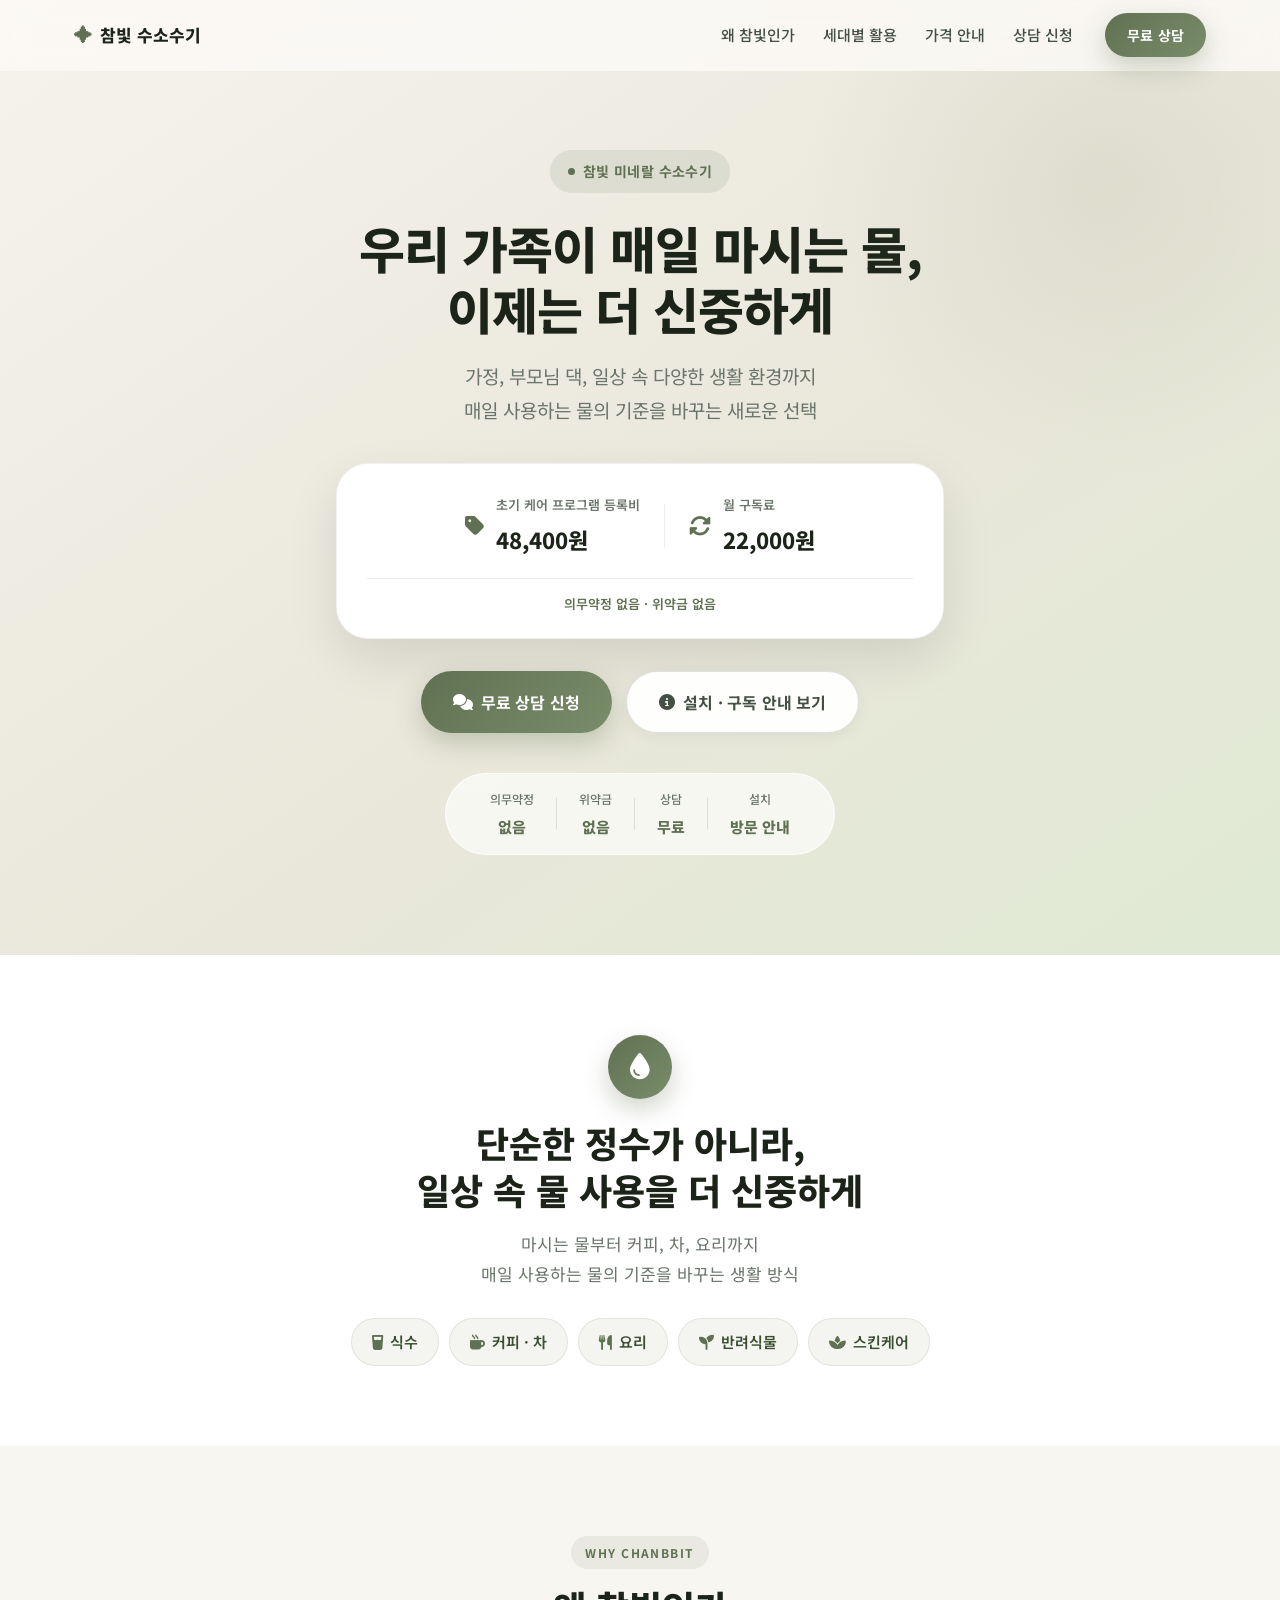
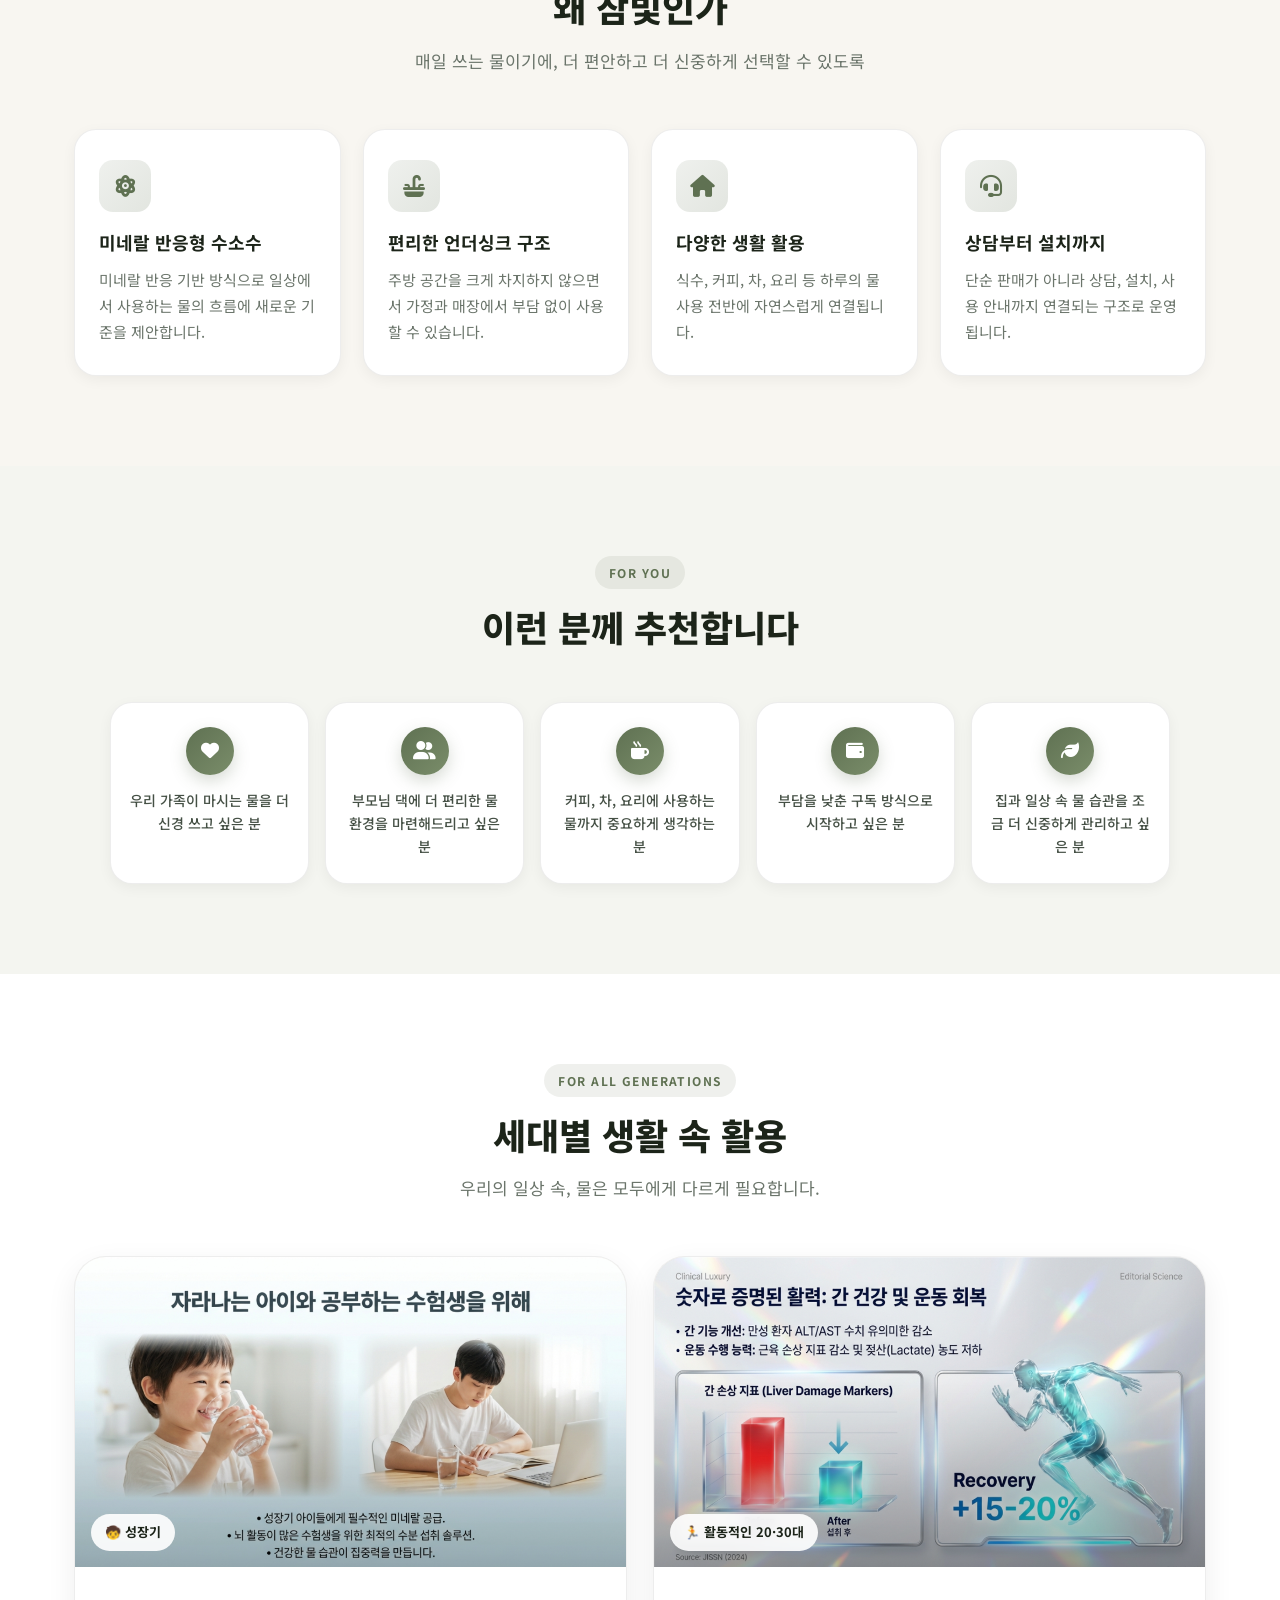
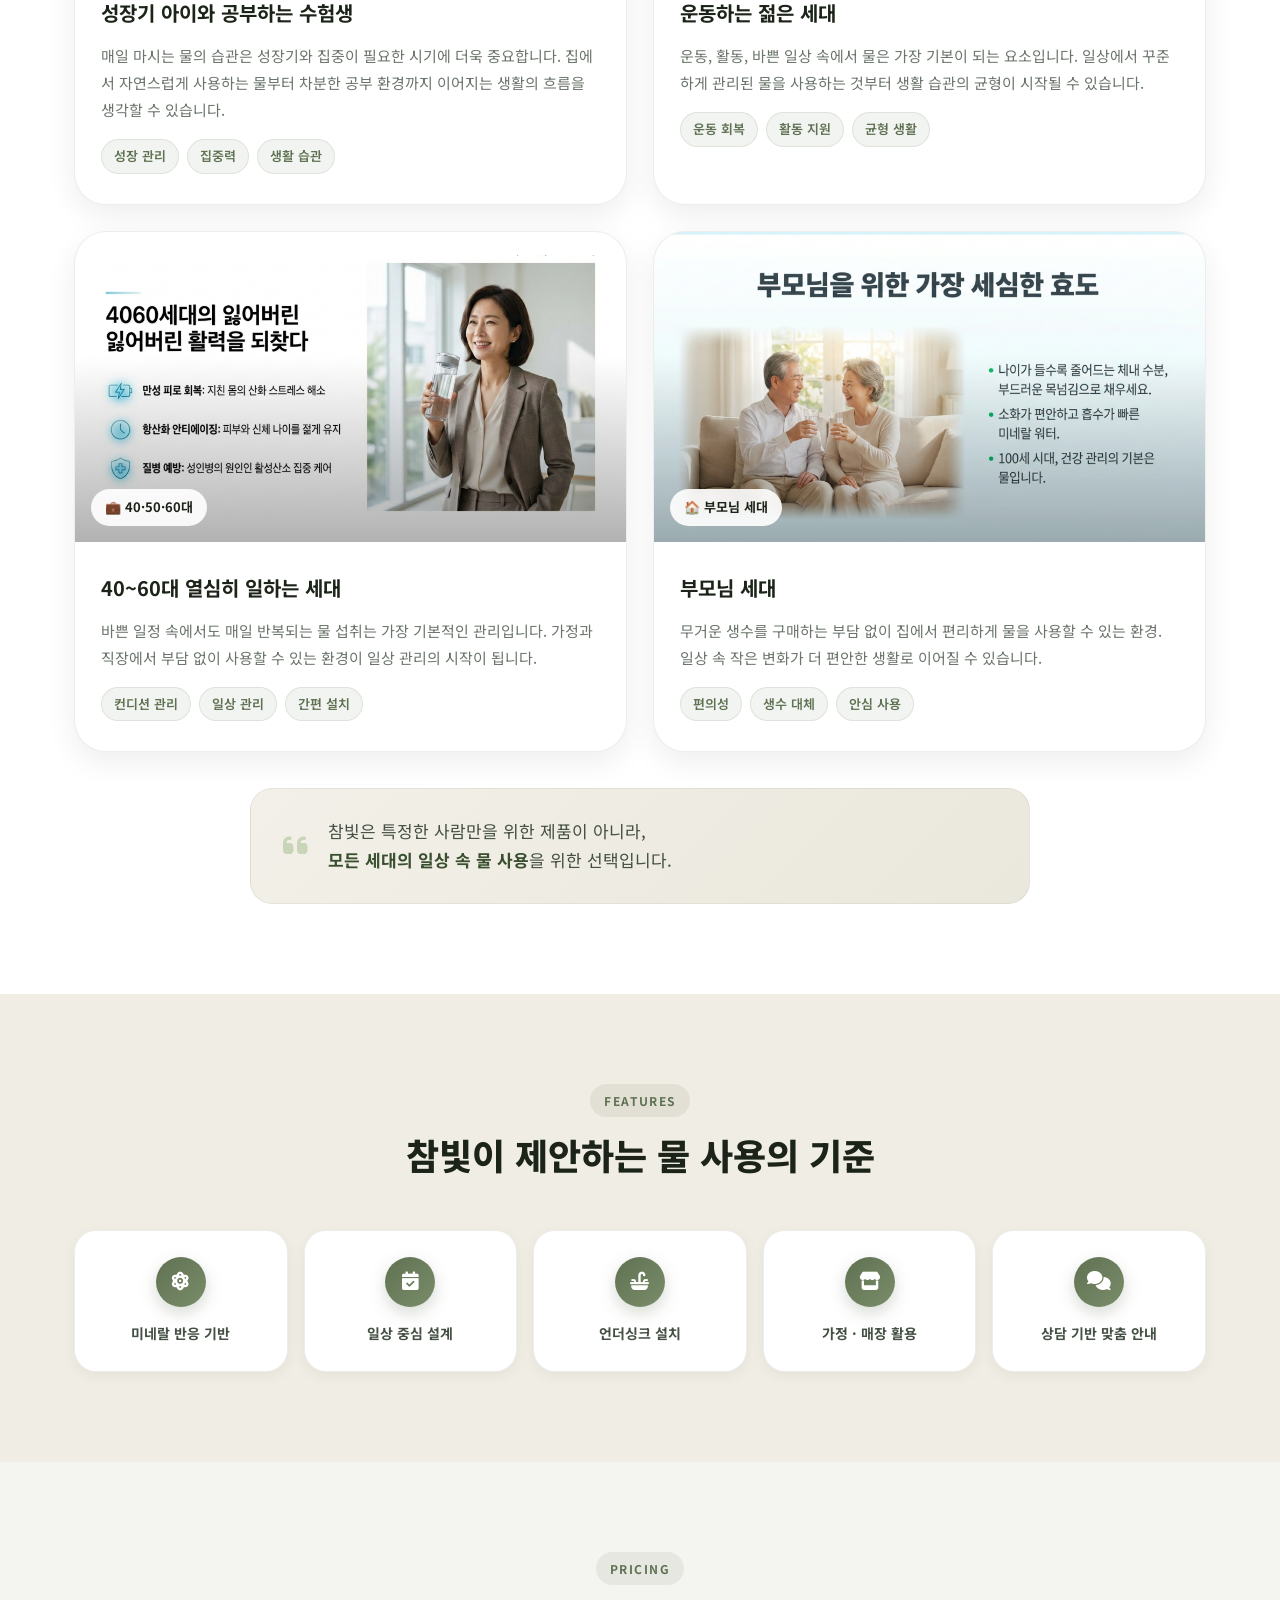
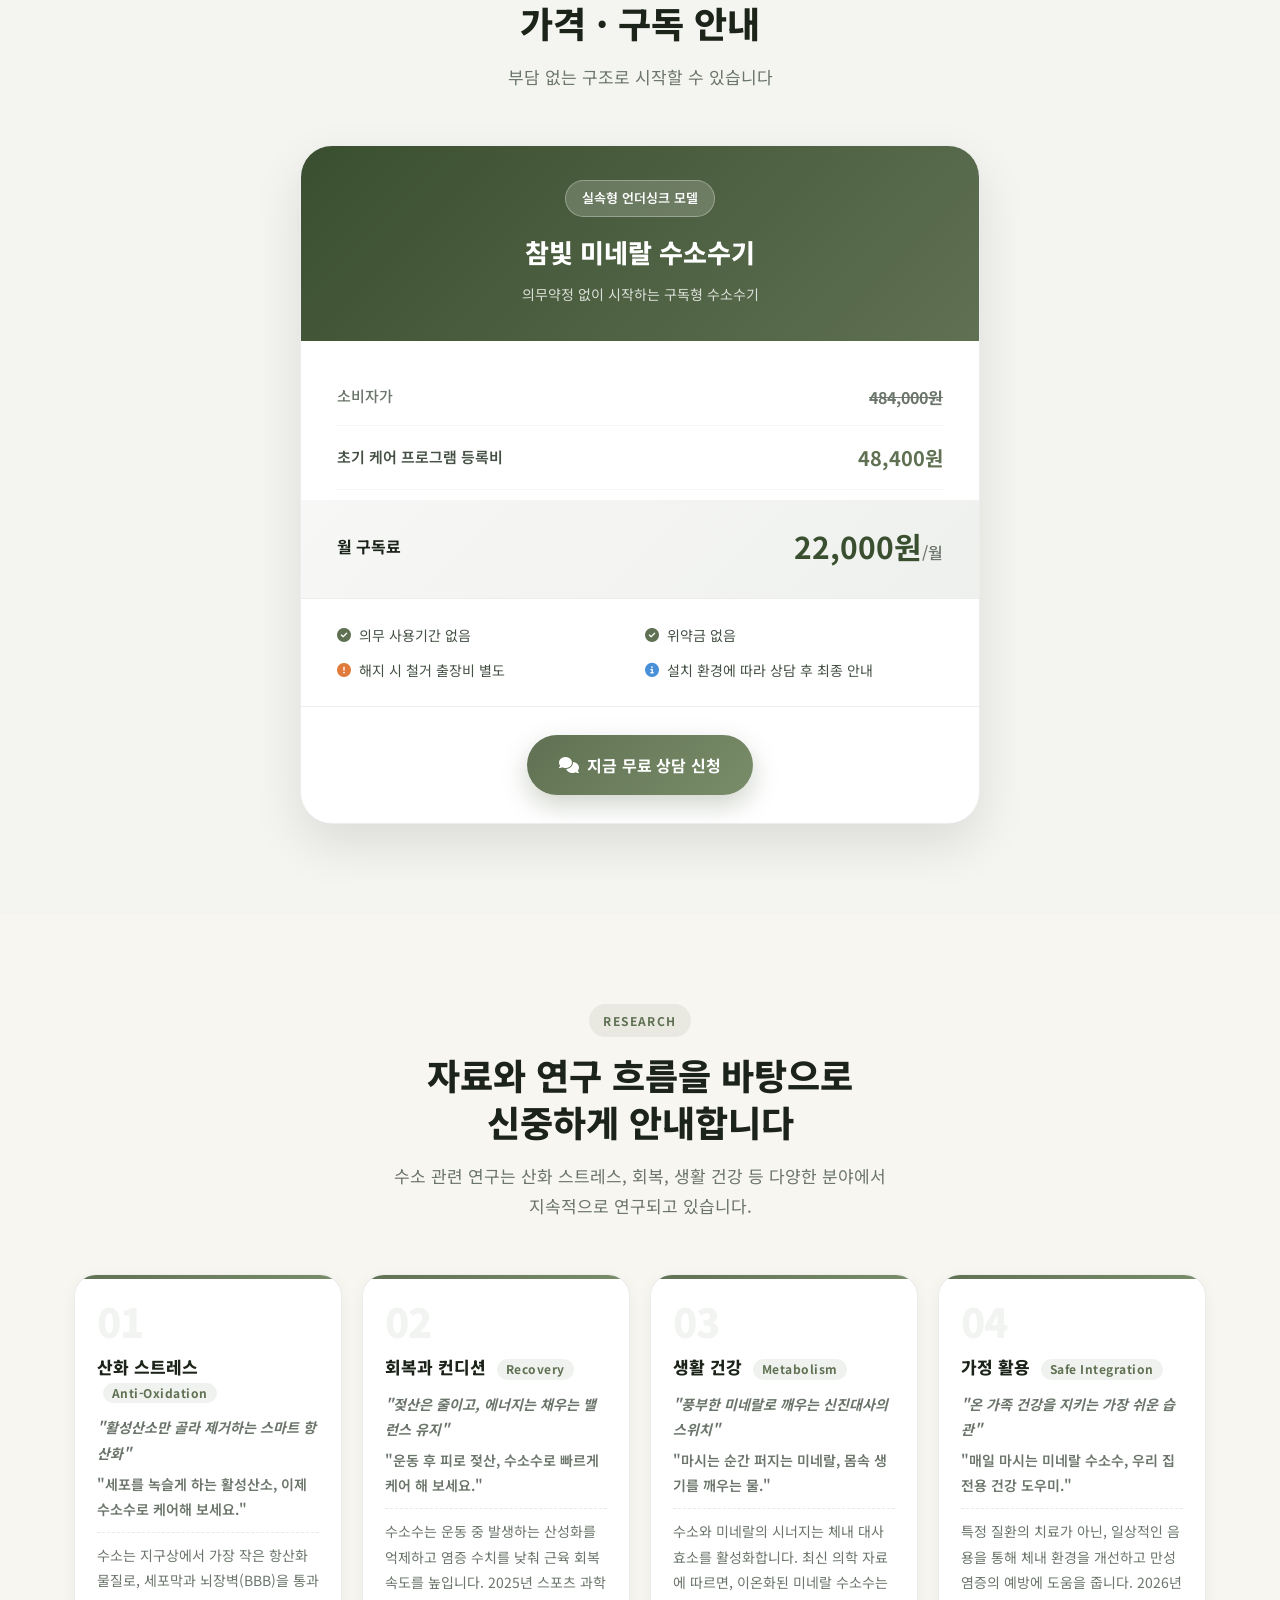
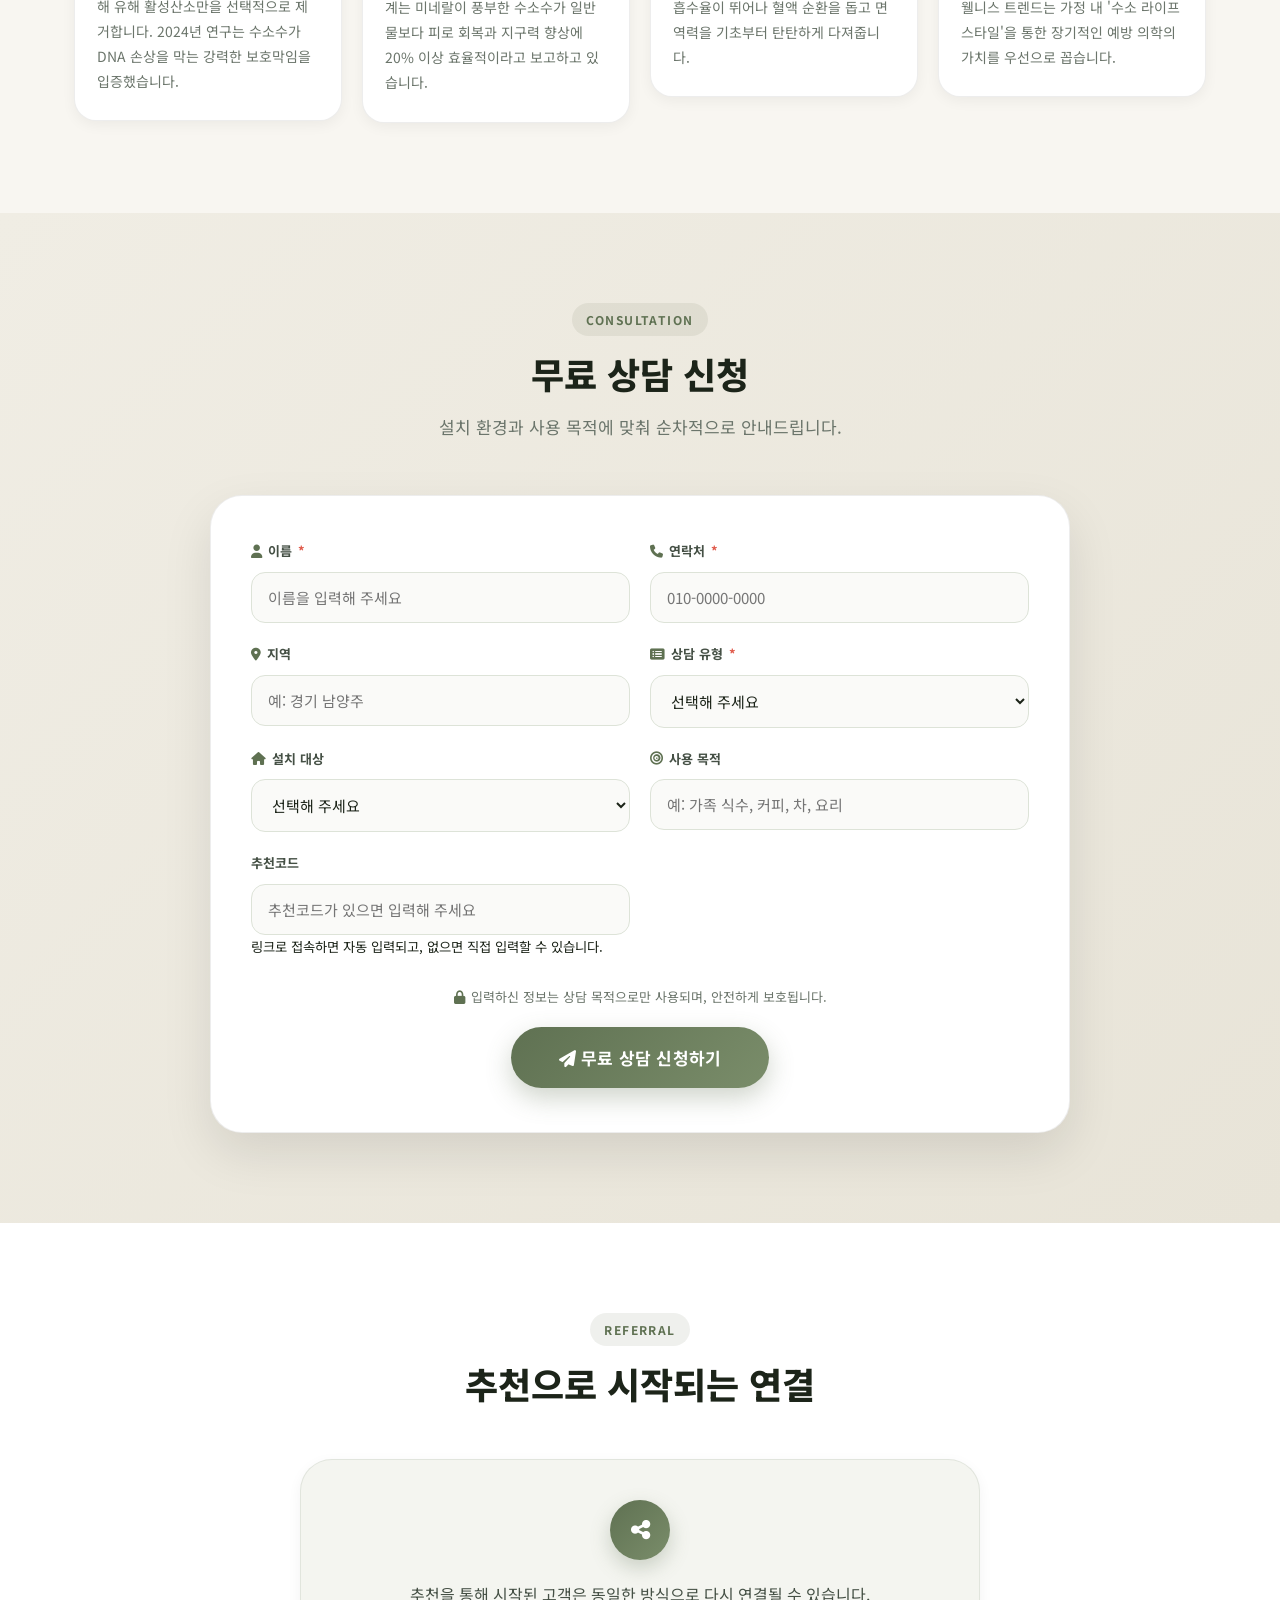
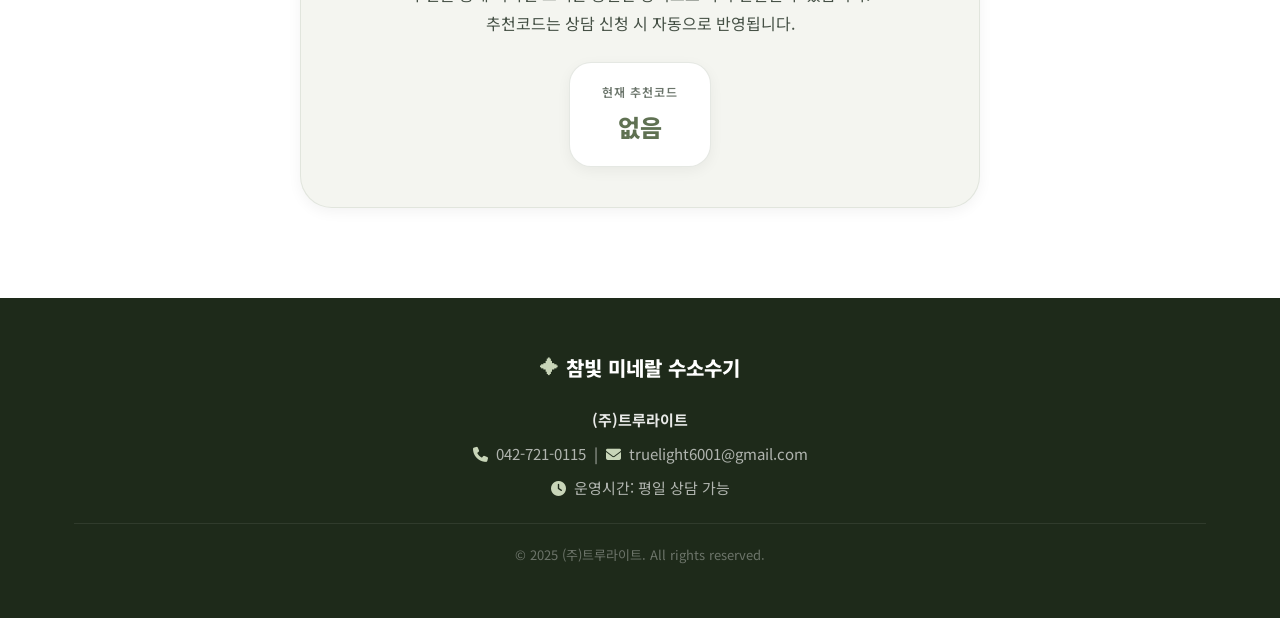
<file: index.html>
<!DOCTYPE html>
<html lang="ko">
<head>
  <meta charset="UTF-8" />
  <meta name="viewport" content="width=device-width, initial-scale=1.0" />
  <title>참빛 미네랄 수소수기</title>
  <link rel="preconnect" href="https://fonts.googleapis.com">
  <link rel="preconnect" href="https://fonts.gstatic.com" crossorigin>
  <link href="https://fonts.googleapis.com/css2?family=Noto+Sans+KR:wght@300;400;500;600;700;800&display=swap" rel="stylesheet">
  <link rel="stylesheet" href="https://cdn.jsdelivr.net/npm/@fortawesome/fontawesome-free@6.4.0/css/all.min.css">
  <link rel="stylesheet" href="css/style.css">
</head>
<body>

  <!-- ===== 헤더 네비게이션 ===== -->
  <header class="site-header" id="siteHeader">
    <div class="container">
      <div class="header-inner">
        <a href="#" class="logo">
          <span class="logo-mark">✦</span>
          <span class="logo-text">참빛 수소수기</span>
        </a>
        <nav class="header-nav">
          <a href="#why-chanbbit">왜 참빛인가</a>
          <a href="#generation">세대별 활용</a>
          <a href="#price-guide">가격 안내</a>
          <a href="#consult-form">상담 신청</a>
        </nav>
        <a href="#consult-form" class="btn btn-primary btn-sm">무료 상담</a>
        <button class="mobile-menu-btn" id="mobileMenuBtn" aria-label="메뉴 열기">
          <i class="fas fa-bars"></i>
        </button>
      </div>
    </div>
    <div class="mobile-menu" id="mobileMenu">
      <a href="#why-chanbbit">왜 참빛인가</a>
      <a href="#generation">세대별 활용</a>
      <a href="#price-guide">가격 안내</a>
      <a href="#consult-form">상담 신청</a>
    </div>
  </header>

  <!-- ===== 1. 메인 비주얼 ===== -->
  <section class="hero">
    <div class="hero-bg-deco"></div>
    <div class="container">
      <div class="hero-inner">
        <div class="eyebrow">
          <span class="eyebrow-dot"></span>
          참빛 미네랄 수소수기
        </div>
        <h1>우리 가족이 매일 마시는 물,<br>이제는 더 신중하게</h1>
        <p>
          가정, 부모님 댁, 일상 속 다양한 생활 환경까지<br>
          매일 사용하는 물의 기준을 바꾸는 새로운 선택
        </p>

        <div class="hero-price-wrap">
          <div class="hero-price-box">
            <div class="price-item">
              <i class="fas fa-tag"></i>
              <div>
                <strong>초기 케어 프로그램 등록비</strong>
                <span>48,400원</span>
              </div>
            </div>
            <div class="price-divider"></div>
            <div class="price-item">
              <i class="fas fa-sync-alt"></i>
              <div>
                <strong>월 구독료</strong>
                <span>22,000원</span>
              </div>
            </div>
            <div class="price-badge">의무약정 없음 · 위약금 없음</div>
          </div>
        </div>

        <div class="btn-wrap">
          <a href="#consult-form" class="btn btn-primary">
            <i class="fas fa-comments"></i>
            무료 상담 신청
          </a>
          <a href="#price-guide" class="btn btn-secondary">
            <i class="fas fa-info-circle"></i>
            설치 · 구독 안내 보기
          </a>
        </div>

        <div class="hero-stats">
          <div class="stat-item">
            <strong>의무약정</strong>
            <span>없음</span>
          </div>
          <div class="stat-divider"></div>
          <div class="stat-item">
            <strong>위약금</strong>
            <span>없음</span>
          </div>
          <div class="stat-divider"></div>
          <div class="stat-item">
            <strong>상담</strong>
            <span>무료</span>
          </div>
          <div class="stat-divider"></div>
          <div class="stat-item">
            <strong>설치</strong>
            <span>방문 안내</span>
          </div>
        </div>
      </div>
    </div>
  </section>

  <!-- ===== 2. 핵심 메시지 ===== -->
  <section class="section section-message">
    <div class="container">
      <div class="message-inner">
        <div class="message-icon">
          <i class="fas fa-tint"></i>
        </div>
        <h2 class="section-title">단순한 정수가 아니라,<br>일상 속 물 사용을 더 신중하게</h2>
        <p class="section-desc">
          마시는 물부터 커피, 차, 요리까지<br>
          매일 사용하는 물의 기준을 바꾸는 생활 방식
        </p>
        <div class="usage-chips">
          <span><i class="fas fa-glass-water"></i> 식수</span>
          <span><i class="fas fa-mug-hot"></i> 커피 · 차</span>
          <span><i class="fas fa-utensils"></i> 요리</span>
          <span><i class="fas fa-seedling"></i> 반려식물</span>
          <span><i class="fas fa-spa"></i> 스킨케어</span>
        </div>
      </div>
    </div>
  </section>

  <!-- ===== 3. 왜 참빛인가 ===== -->
  <section class="section" id="why-chanbbit">
    <div class="container">
      <div class="section-header">
        <div class="section-label">WHY CHANBBIT</div>
        <h2 class="section-title">왜 참빛인가</h2>
        <p class="section-desc">
          매일 쓰는 물이기에, 더 편안하고 더 신중하게 선택할 수 있도록
        </p>
      </div>

      <div class="why-grid">
        <div class="why-card">
          <div class="why-icon">
            <i class="fas fa-atom"></i>
          </div>
          <h3>미네랄 반응형 수소수</h3>
          <p>미네랄 반응 기반 방식으로 일상에서 사용하는 물의 흐름에 새로운 기준을 제안합니다.</p>
        </div>
        <div class="why-card">
          <div class="why-icon">
            <i class="fas fa-sink"></i>
          </div>
          <h3>편리한 언더싱크 구조</h3>
          <p>주방 공간을 크게 차지하지 않으면서 가정과 매장에서 부담 없이 사용할 수 있습니다.</p>
        </div>
        <div class="why-card">
          <div class="why-icon">
            <i class="fas fa-home"></i>
          </div>
          <h3>다양한 생활 활용</h3>
          <p>식수, 커피, 차, 요리 등 하루의 물 사용 전반에 자연스럽게 연결됩니다.</p>
        </div>
        <div class="why-card">
          <div class="why-icon">
            <i class="fas fa-headset"></i>
          </div>
          <h3>상담부터 설치까지</h3>
          <p>단순 판매가 아니라 상담, 설치, 사용 안내까지 연결되는 구조로 운영됩니다.</p>
        </div>
      </div>
    </div>
  </section>

  <!-- ===== 4. 이런 분께 추천 ===== -->
  <section class="section section-recommend">
    <div class="container">
      <div class="section-header">
        <div class="section-label">FOR YOU</div>
        <h2 class="section-title">이런 분께 추천합니다</h2>
      </div>
      <div class="recommend-grid">
        <div class="recommend-item">
          <div class="recommend-icon"><i class="fas fa-heart"></i></div>
          <p>우리 가족이 마시는 물을 더 신경 쓰고 싶은 분</p>
        </div>
        <div class="recommend-item">
          <div class="recommend-icon"><i class="fas fa-user-friends"></i></div>
          <p>부모님 댁에 더 편리한 물 환경을 마련해드리고 싶은 분</p>
        </div>
        <div class="recommend-item">
          <div class="recommend-icon"><i class="fas fa-mug-hot"></i></div>
          <p>커피, 차, 요리에 사용하는 물까지 중요하게 생각하는 분</p>
        </div>
        <div class="recommend-item">
          <div class="recommend-icon"><i class="fas fa-wallet"></i></div>
          <p>부담을 낮춘 구독 방식으로 시작하고 싶은 분</p>
        </div>
        <div class="recommend-item">
          <div class="recommend-icon"><i class="fas fa-leaf"></i></div>
          <p>집과 일상 속 물 습관을 조금 더 신중하게 관리하고 싶은 분</p>
        </div>
      </div>
    </div>
  </section>

  <!-- ===== 5. 세대별 생활 속 활용 ===== -->
  <section class="section section-generation" id="generation">
    <div class="container">
      <div class="section-header">
        <div class="section-label">FOR ALL GENERATIONS</div>
        <h2 class="section-title">세대별 생활 속 활용</h2>
        <p class="section-desc">
          우리의 일상 속, 물은 모두에게 다르게 필요합니다.
        </p>
      </div>

      <div class="generation-grid">

        <div class="generation-card">
          <div class="generation-image generation-image--kids">
            <img src="images/kids-student.jpg" alt="성장기 아이와 공부하는 수험생">
            <div class="gen-image-overlay">
              <div class="gen-tag">🧒 성장기</div>
            </div>
          </div>
          <div class="generation-content">
            <h3>성장기 아이와 공부하는 수험생</h3>
            <p>
              매일 마시는 물의 습관은 성장기와 집중이 필요한 시기에 더욱 중요합니다.
              집에서 자연스럽게 사용하는 물부터 차분한 공부 환경까지 이어지는 생활의 흐름을 생각할 수 있습니다.
            </p>
            <div class="gen-keywords">
              <span>성장 관리</span>
              <span>집중력</span>
              <span>생활 습관</span>
            </div>
          </div>
        </div>

        <div class="generation-card">
          <div class="generation-image generation-image--young">
            <img src="images/young-active.jpg" alt="운동하는 젊은 세대">
            <div class="gen-image-overlay">
              <div class="gen-tag">🏃 활동적인 20·30대</div>
            </div>
          </div>
          <div class="generation-content">
            <h3>운동하는 젊은 세대</h3>
            <p>
              운동, 활동, 바쁜 일상 속에서 물은 가장 기본이 되는 요소입니다.
              일상에서 꾸준하게 관리된 물을 사용하는 것부터 생활 습관의 균형이 시작될 수 있습니다.
            </p>
            <div class="gen-keywords">
              <span>운동 회복</span>
              <span>활동 지원</span>
              <span>균형 생활</span>
            </div>
          </div>
        </div>

        <div class="generation-card">
          <div class="generation-image generation-image--working">
            <img src="images/working-generation.jpg" alt="40~60대 열심히 일하는 세대">
            <div class="gen-image-overlay">
              <div class="gen-tag">💼 40·50·60대</div>
            </div>
          </div>
          <div class="generation-content">
            <h3>40~60대 열심히 일하는 세대</h3>
            <p>
              바쁜 일정 속에서도 매일 반복되는 물 섭취는 가장 기본적인 관리입니다.
              가정과 직장에서 부담 없이 사용할 수 있는 환경이 일상 관리의 시작이 됩니다.
            </p>
            <div class="gen-keywords">
              <span>컨디션 관리</span>
              <span>일상 관리</span>
              <span>간편 설치</span>
            </div>
          </div>
        </div>

        <div class="generation-card">
          <div class="generation-image generation-image--parents">
            <img src="images/parents-generation.jpg" alt="부모님 세대">
            <div class="gen-image-overlay">
              <div class="gen-tag">🏠 부모님 세대</div>
            </div>
          </div>
          <div class="generation-content">
            <h3>부모님 세대</h3>
            <p>
              무거운 생수를 구매하는 부담 없이 집에서 편리하게 물을 사용할 수 있는 환경.
              일상 속 작은 변화가 더 편안한 생활로 이어질 수 있습니다.
            </p>
            <div class="gen-keywords">
              <span>편의성</span>
              <span>생수 대체</span>
              <span>안심 사용</span>
            </div>
          </div>
        </div>

      </div>

      <div class="summary-box">
        <i class="fas fa-quote-left"></i>
        <p>
          참빛은 특정한 사람만을 위한 제품이 아니라,<br>
          <strong>모든 세대의 일상 속 물 사용</strong>을 위한 선택입니다.
        </p>
      </div>
    </div>
  </section>

  <!-- ===== 6. 핵심 특징 ===== -->
  <section class="section section-features">
    <div class="container">
      <div class="section-header">
        <div class="section-label">FEATURES</div>
        <h2 class="section-title">참빛이 제안하는 물 사용의 기준</h2>
      </div>
      <div class="feature-list">
        <div class="feature-item">
          <div class="feature-icon"><i class="fas fa-atom"></i></div>
          <span>미네랄 반응 기반</span>
        </div>
        <div class="feature-item">
          <div class="feature-icon"><i class="fas fa-calendar-check"></i></div>
          <span>일상 중심 설계</span>
        </div>
        <div class="feature-item">
          <div class="feature-icon"><i class="fas fa-sink"></i></div>
          <span>언더싱크 설치</span>
        </div>
        <div class="feature-item">
          <div class="feature-icon"><i class="fas fa-store"></i></div>
          <span>가정 · 매장 활용</span>
        </div>
        <div class="feature-item">
          <div class="feature-icon"><i class="fas fa-comments"></i></div>
          <span>상담 기반 맞춤 안내</span>
        </div>
      </div>
    </div>
  </section>

  <!-- ===== 7. 가격 / 구독 안내 ===== -->
  <section class="section section-price" id="price-guide">
    <div class="container">
      <div class="section-header">
        <div class="section-label">PRICING</div>
        <h2 class="section-title">가격 · 구독 안내</h2>
        <p class="section-desc">부담 없는 구조로 시작할 수 있습니다</p>
      </div>

      <div class="price-card-wrap">
        <div class="price-card">
          <div class="price-card-header">
            <div class="price-product-badge">실속형 언더싱크 모델</div>
            <h3>참빛 미네랄 수소수기</h3>
            <p class="price-card-sub">의무약정 없이 시작하는 구독형 수소수기</p>
          </div>

          <div class="price-rows">
            <div class="price-row">
              <span class="price-label">소비자가</span>
              <span class="price-value line-through">484,000원</span>
            </div>
            <div class="price-row price-row--highlight">
              <span class="price-label">초기 케어 프로그램 등록비</span>
              <span class="price-value">48,400원</span>
            </div>
            <div class="price-row price-row--main">
              <span class="price-label">월 구독료</span>
              <span class="price-value monthly">22,000원<em>/월</em></span>
            </div>
          </div>

          <div class="price-notice">
            <ul>
              <li><i class="fas fa-check-circle"></i> 의무 사용기간 없음</li>
              <li><i class="fas fa-check-circle"></i> 위약금 없음</li>
              <li><i class="fas fa-exclamation-circle"></i> 해지 시 철거 출장비 별도</li>
              <li><i class="fas fa-info-circle"></i> 설치 환경에 따라 상담 후 최종 안내</li>
            </ul>
          </div>

          <div class="price-cta">
            <a href="#consult-form" class="btn btn-primary">
              <i class="fas fa-comments"></i>
              지금 무료 상담 신청
            </a>
          </div>
        </div>
      </div>
    </div>
  </section>

  <!-- ===== 8. 자료 / 연구 흐름 ===== -->
  <section class="section section-research">
    <div class="container">
      <div class="section-header">
        <div class="section-label">RESEARCH</div>
        <h2 class="section-title">자료와 연구 흐름을 바탕으로<br>신중하게 안내합니다</h2>
        <p class="section-desc">
          수소 관련 연구는 산화 스트레스, 회복, 생활 건강 등 다양한 분야에서<br>
          지속적으로 연구되고 있습니다.
        </p>
      </div>

      <div class="research-grid">
        <div class="research-card">
          <div class="research-num">01</div>
          <h4>산화 스트레스 <em class="research-en">Anti-Oxidation</em></h4>
          <p class="research-headline">"활성산소만 골라 제거하는 스마트 항산화"</p>
          <p class="research-sub">"세포를 녹슬게 하는 활성산소, 이제 수소수로 케어해 보세요."</p>
          <p>수소는 지구상에서 가장 작은 항산화 물질로, 세포막과 뇌장벽(BBB)을 통과해 유해 활성산소만을 선택적으로 제거합니다. 2024년 연구는 수소수가 DNA 손상을 막는 강력한 보호막임을 입증했습니다.</p>
        </div>
        <div class="research-card">
          <div class="research-num">02</div>
          <h4>회복과 컨디션 <em class="research-en">Recovery</em></h4>
          <p class="research-headline">"젖산은 줄이고, 에너지는 채우는 밸런스 유지"</p>
          <p class="research-sub">"운동 후 피로 젖산, 수소수로 빠르게 케어 해 보세요."</p>
          <p>수소수는 운동 중 발생하는 산성화를 억제하고 염증 수치를 낮춰 근육 회복 속도를 높입니다. 2025년 스포츠 과학계는 미네랄이 풍부한 수소수가 일반 물보다 피로 회복과 지구력 향상에 20% 이상 효율적이라고 보고하고 있습니다.</p>
        </div>
        <div class="research-card">
          <div class="research-num">03</div>
          <h4>생활 건강 <em class="research-en">Metabolism</em></h4>
          <p class="research-headline">"풍부한 미네랄로 깨우는 신진대사의 스위치"</p>
          <p class="research-sub">"마시는 순간 퍼지는 미네랄, 몸속 생기를 깨우는 물."</p>
          <p>수소와 미네랄의 시너지는 체내 대사 효소를 활성화합니다. 최신 의학 자료에 따르면, 이온화된 미네랄 수소수는 흡수율이 뛰어나 혈액 순환을 돕고 면역력을 기초부터 탄탄하게 다져줍니다.</p>
        </div>
        <div class="research-card">
          <div class="research-num">04</div>
          <h4>가정 활용 <em class="research-en">Safe Integration</em></h4>
          <p class="research-headline">"온 가족 건강을 지키는 가장 쉬운 습관"</p>
          <p class="research-sub">"매일 마시는 미네랄 수소수, 우리 집 전용 건강 도우미."</p>
          <p>특정 질환의 치료가 아닌, 일상적인 음용을 통해 체내 환경을 개선하고 만성 염증의 예방에 도움을 줍니다. 2026년 웰니스 트렌드는 가정 내 '수소 라이프스타일'을 통한 장기적인 예방 의학의 가치를 우선으로 꼽습니다.</p>
        </div>
      </div>
    </div>
  </section>

  <!-- ===== 9. 상담 신청 폼 ===== -->
  <section class="section section-form" id="consult-form">
    <div class="container">
      <div class="section-header">
        <div class="section-label">CONSULTATION</div>
        <h2 class="section-title">무료 상담 신청</h2>
        <p class="section-desc">
          설치 환경과 사용 목적에 맞춰 순차적으로 안내드립니다.
        </p>
      </div>

      <div class="form-card">
        <div class="form-success" id="formSuccess" style="display:none;">
          <div class="form-success-icon"><i class="fas fa-check-circle"></i></div>
          <h3>상담 신청이 완료되었습니다!</h3>
          <p>빠른 시간 내에 담당자가 연락드리겠습니다.<br>감사합니다 😊</p>
          <button class="btn btn-secondary" id="formResetBtn">새 상담 신청하기</button>
        </div>

        <form id="consultationForm">
          <div class="form-grid">
            <div class="form-group">
              <label for="name">
                <i class="fas fa-user"></i>
                이름 <span class="required">*</span>
              </label>
              <input type="text" id="name" name="name" placeholder="이름을 입력해 주세요" required>
            </div>

            <div class="form-group">
              <label for="phone">
                <i class="fas fa-phone"></i>
                연락처 <span class="required">*</span>
              </label>
              <input type="text" id="phone" name="phone" placeholder="010-0000-0000" required>
            </div>

            <div class="form-group">
              <label for="region">
                <i class="fas fa-map-marker-alt"></i>
                지역
              </label>
              <input type="text" id="region" name="region" placeholder="예: 경기 남양주">
            </div>

            <div class="form-group">
              <label for="consultType">
                <i class="fas fa-list-alt"></i>
                상담 유형 <span class="required">*</span>
              </label>
              <select id="consultType" name="consultType" required>
                <option value="">선택해 주세요</option>
                <option value="가정용 상담">가정용 상담</option>
                <option value="구독 상담">구독 상담</option>
                <option value="설치 상담">설치 상담</option>
                <option value="제품 문의">제품 문의</option>
              </select>
            </div>

            <div class="form-group">
              <label for="installTarget">
                <i class="fas fa-home"></i>
                설치 대상
              </label>
              <select id="installTarget" name="installTarget">
                <option value="">선택해 주세요</option>
                <option value="가정">가정</option>
                <option value="부모님 댁">부모님 댁</option>
                <option value="매장">매장</option>
                <option value="기타">기타</option>
              </select>
            </div>

            <div class="form-group">
              <label for="purpose">
                <i class="fas fa-bullseye"></i>
                사용 목적
              </label>
              <input type="text" id="purpose" name="purpose" placeholder="예: 가족 식수, 커피, 차, 요리">
            </div>

            <div class="form-group">
              <label for="referralCode">추천코드</label>
              <input
                type="text"
                id="referralCode"
                name="referralCode"
                placeholder="추천코드가 있으면 입력해 주세요"
                autocomplete="off"
              />
              <small>링크로 접속하면 자동 입력되고, 없으면 직접 입력할 수 있습니다.</small>
            </div>
          </div>

          <div class="form-bottom">
            <p class="form-privacy">
              <i class="fas fa-lock"></i>
              입력하신 정보는 상담 목적으로만 사용되며, 안전하게 보호됩니다.
            </p>
            <button type="submit" class="btn btn-primary btn-lg" id="submitBtn">
              <span id="submitBtnText"><i class="fas fa-paper-plane"></i> 무료 상담 신청하기</span>
              <span id="submitBtnLoading" style="display:none;"><i class="fas fa-spinner fa-spin"></i> 처리 중...</span>
            </button>
          </div>
        </form>
      </div>
    </div>
  </section>

  <!-- ===== 10. 추천코드 안내 ===== -->
  <section class="section section-referral">
    <div class="container">
      <div class="section-header">
        <div class="section-label">REFERRAL</div>
        <h2 class="section-title">추천으로 시작되는 연결</h2>
      </div>
      <div class="ref-box">
        <div class="ref-box-icon"><i class="fas fa-share-alt"></i></div>
        <p>
          추천을 통해 시작된 고객은 동일한 방식으로 다시 연결될 수 있습니다.<br>
          추천코드는 상담 신청 시 자동으로 반영됩니다.
        </p>
        <div class="ref-code-display" id="refCodeContainer">
          <div class="ref-code-label">현재 추천코드</div>
          <div class="ref-code-value" id="refCodeDisplay">없음</div>
        </div>
      </div>
    </div>
  </section>

  <!-- ===== 11. 푸터 ===== -->
  <footer class="site-footer">
    <div class="container">
      <div class="footer-inner">
        <div class="footer-logo">
          <span class="logo-mark">✦</span>
          <span>참빛 미네랄 수소수기</span>
        </div>
        <div class="footer-info">
          <p><strong>(주)트루라이트</strong></p>
          <p>
            <i class="fas fa-phone"></i> 042-721-0115 &nbsp;|&nbsp;
            <i class="fas fa-envelope"></i> truelight6001@gmail.com
          </p>
          <p><i class="fas fa-clock"></i> 운영시간: 평일 상담 가능</p>
        </div>
        <div class="footer-copy">
          <p>&copy; 2025 (주)트루라이트. All rights reserved.</p>
        </div>
      </div>
    </div>
  </footer>

  <button class="scroll-top-btn" id="scrollTopBtn" aria-label="상단으로">
    <i class="fas fa-chevron-up"></i>
  </button>

  <script src="js/main.js"></script>
</body>
</html>
</file>
<file: css/style.css>
/* =============================================
   참빛 미네랄 수소수기 - Main Stylesheet
   ============================================= */

/* ---- Reset & Base ---- */
*, *::before, *::after {
  box-sizing: border-box;
  margin: 0;
  padding: 0;
}

:root {
  --green-dark:   #3a4f30;
  --green-mid:    #5f7152;
  --green-light:  #7a8d6a;
  --green-pale:   #c8d5b8;
  --green-bg:     #f4f5f0;
  --cream-dark:   #e8e4d8;
  --cream-mid:    #f0ede4;
  --cream-light:  #f8f6f1;
  --text-dark:    #1c2419;
  --text-mid:     #455045;
  --text-light:   #6b756b;
  --border:       rgba(0,0,0,0.07);
  --shadow-sm:    0 4px 14px rgba(0,0,0,0.05);
  --shadow-md:    0 10px 30px rgba(0,0,0,0.07);
  --shadow-lg:    0 20px 50px rgba(0,0,0,0.10);
  --radius-sm:    14px;
  --radius-md:    22px;
  --radius-lg:    32px;
  --radius-full:  999px;
  --transition:   0.25s ease;
}

html {
  scroll-behavior: smooth;
}

body {
  font-family: "Noto Sans KR", "Apple SD Gothic Neo", sans-serif;
  color: var(--text-dark);
  background: var(--cream-light);
  line-height: 1.75;
  -webkit-font-smoothing: antialiased;
}

a {
  text-decoration: none;
  color: inherit;
}

img {
  max-width: 100%;
  display: block;
}

ul {
  list-style: none;
}

.container {
  width: 100%;
  max-width: 1180px;
  margin: 0 auto;
  padding: 0 24px;
}

.section {
  padding: 90px 0;
}

/* ---- Section Header ---- */
.section-header {
  text-align: center;
  margin-bottom: 52px;
}

.section-label {
  display: inline-block;
  font-size: 12px;
  font-weight: 700;
  letter-spacing: 0.12em;
  color: var(--green-mid);
  background: rgba(95, 113, 82, 0.10);
  padding: 6px 14px;
  border-radius: var(--radius-full);
  margin-bottom: 14px;
  text-transform: uppercase;
}

.section-title {
  font-size: 36px;
  font-weight: 800;
  line-height: 1.3;
  color: var(--text-dark);
  margin-bottom: 16px;
}

.section-desc {
  font-size: 17px;
  color: var(--text-light);
  max-width: 640px;
  margin: 0 auto;
  line-height: 1.8;
}

/* ---- Buttons ---- */
.btn {
  display: inline-flex;
  align-items: center;
  justify-content: center;
  gap: 8px;
  padding: 16px 32px;
  border-radius: var(--radius-full);
  font-size: 16px;
  font-weight: 700;
  letter-spacing: 0.01em;
  cursor: pointer;
  border: none;
  transition: all var(--transition);
  font-family: inherit;
  text-decoration: none;
}

.btn-primary {
  background: linear-gradient(135deg, var(--green-mid) 0%, var(--green-light) 100%);
  color: #fff;
  box-shadow: 0 10px 26px rgba(95, 113, 82, 0.30);
}

.btn-primary:hover {
  transform: translateY(-3px);
  box-shadow: 0 16px 34px rgba(95, 113, 82, 0.38);
}

.btn-secondary {
  background: rgba(255,255,255,0.95);
  color: var(--text-mid);
  border: 1.5px solid rgba(72, 88, 64, 0.18);
  box-shadow: var(--shadow-sm);
}

.btn-secondary:hover {
  transform: translateY(-3px);
  background: #fff;
  box-shadow: var(--shadow-md);
}

.btn-sm {
  padding: 10px 22px;
  font-size: 14px;
}

.btn-lg {
  padding: 18px 48px;
  font-size: 17px;
}

/* =============================================
   HEADER
   ============================================= */
.site-header {
  position: fixed;
  top: 0; left: 0; right: 0;
  z-index: 1000;
  background: rgba(252, 250, 246, 0.85);
  backdrop-filter: blur(12px);
  -webkit-backdrop-filter: blur(12px);
  border-bottom: 1px solid transparent;
  transition: border-color var(--transition), box-shadow var(--transition);
}

.site-header.scrolled {
  border-bottom-color: var(--border);
  box-shadow: 0 4px 20px rgba(0,0,0,0.06);
}

.header-inner {
  display: flex;
  align-items: center;
  height: 70px;
  gap: 32px;
}

.logo {
  display: flex;
  align-items: center;
  gap: 8px;
  font-weight: 800;
  font-size: 17px;
  color: var(--text-dark);
  white-space: nowrap;
}

.logo-mark {
  color: var(--green-mid);
  font-size: 18px;
}

.header-nav {
  display: flex;
  gap: 28px;
  margin-left: auto;
}

.header-nav a {
  font-size: 15px;
  font-weight: 500;
  color: var(--text-mid);
  transition: color var(--transition);
}

.header-nav a:hover {
  color: var(--green-mid);
}

.mobile-menu-btn {
  display: none;
  background: none;
  border: none;
  font-size: 20px;
  color: var(--text-dark);
  cursor: pointer;
  margin-left: auto;
  padding: 6px;
}

.mobile-menu {
  display: none;
  flex-direction: column;
  background: rgba(252, 250, 246, 0.98);
  border-top: 1px solid var(--border);
  padding: 12px 0;
}

.mobile-menu a {
  padding: 14px 24px;
  font-size: 15px;
  font-weight: 500;
  color: var(--text-mid);
  border-bottom: 1px solid rgba(0,0,0,0.04);
}

.mobile-menu a:hover {
  background: var(--green-bg);
  color: var(--green-mid);
}

.mobile-menu.open {
  display: flex;
}

/* =============================================
   HERO
   ============================================= */
.hero {
  position: relative;
  background: linear-gradient(145deg, #f5f3ec 0%, #eae7db 55%, #dfe9d3 100%);
  padding: 150px 0 100px;
  overflow: hidden;
}

.hero-bg-deco {
  position: absolute;
  top: -120px; right: -120px;
  width: 600px; height: 600px;
  border-radius: 50%;
  background: radial-gradient(circle, rgba(122,141,106,0.12) 0%, transparent 70%);
  pointer-events: none;
}

.hero-inner {
  max-width: 860px;
  margin: 0 auto;
  text-align: center;
}

.eyebrow {
  display: inline-flex;
  align-items: center;
  gap: 8px;
  padding: 9px 18px;
  border-radius: var(--radius-full);
  background: rgba(95, 113, 82, 0.12);
  color: var(--green-mid);
  font-size: 14px;
  font-weight: 700;
  letter-spacing: 0.03em;
  margin-bottom: 24px;
}

.eyebrow-dot {
  width: 7px; height: 7px;
  border-radius: 50%;
  background: var(--green-mid);
  display: inline-block;
}

.hero h1 {
  font-size: 50px;
  font-weight: 800;
  line-height: 1.22;
  color: var(--text-dark);
  margin-bottom: 20px;
  letter-spacing: -0.02em;
}

.hero p {
  font-size: 19px;
  color: var(--text-light);
  margin-bottom: 36px;
  line-height: 1.8;
}

/* Hero Price Box */
.hero-price-wrap {
  margin-bottom: 32px;
}

.hero-price-box {
  display: inline-flex;
  align-items: center;
  gap: 0;
  background: #fff;
  border-radius: var(--radius-lg);
  border: 1px solid rgba(0,0,0,0.06);
  box-shadow: var(--shadow-lg);
  padding: 22px 30px;
  flex-wrap: wrap;
  justify-content: center;
  gap: 4px;
}

.price-item {
  display: flex;
  align-items: center;
  gap: 12px;
  padding: 8px 20px;
}

.price-item i {
  font-size: 22px;
  color: var(--green-mid);
}

.price-item div {
  text-align: left;
}

.price-item strong {
  display: block;
  font-size: 13px;
  font-weight: 600;
  color: var(--text-light);
  margin-bottom: 3px;
}

.price-item span {
  font-size: 22px;
  font-weight: 800;
  color: var(--text-dark);
}

.price-divider {
  width: 1px;
  height: 44px;
  background: var(--border);
  flex-shrink: 0;
}

.price-badge {
  width: 100%;
  text-align: center;
  font-size: 13px;
  color: var(--green-mid);
  font-weight: 600;
  padding-top: 14px;
  border-top: 1px solid var(--border);
  margin-top: 8px;
}

/* Hero Buttons */
.btn-wrap {
  display: flex;
  gap: 14px;
  justify-content: center;
  flex-wrap: wrap;
  margin-bottom: 40px;
}

/* Hero Stats */
.hero-stats {
  display: inline-flex;
  align-items: center;
  background: rgba(255,255,255,0.65);
  border-radius: var(--radius-full);
  padding: 14px 28px;
  gap: 6px;
  backdrop-filter: blur(8px);
  border: 1px solid rgba(255,255,255,0.8);
}

.stat-item {
  text-align: center;
  padding: 0 16px;
}

.stat-item strong {
  display: block;
  font-size: 12px;
  font-weight: 500;
  color: var(--text-light);
  margin-bottom: 3px;
}

.stat-item span {
  font-size: 15px;
  font-weight: 800;
  color: var(--green-mid);
}

.stat-divider {
  width: 1px;
  height: 32px;
  background: rgba(0,0,0,0.10);
}

/* =============================================
   SECTION: MESSAGE
   ============================================= */
.section-message {
  background: #fff;
  padding: 80px 0;
}

.message-inner {
  text-align: center;
}

.message-icon {
  width: 64px; height: 64px;
  border-radius: 50%;
  background: linear-gradient(135deg, var(--green-mid), var(--green-light));
  display: flex;
  align-items: center;
  justify-content: center;
  margin: 0 auto 20px;
  color: #fff;
  font-size: 26px;
  box-shadow: 0 10px 24px rgba(95, 113, 82, 0.30);
}

.usage-chips {
  display: flex;
  flex-wrap: wrap;
  gap: 10px;
  justify-content: center;
  margin-top: 28px;
}

.usage-chips span {
  display: inline-flex;
  align-items: center;
  gap: 7px;
  padding: 10px 20px;
  border-radius: var(--radius-full);
  background: var(--green-bg);
  color: var(--green-dark);
  font-size: 15px;
  font-weight: 600;
  border: 1px solid rgba(95,113,82,0.12);
}

.usage-chips span i {
  color: var(--green-mid);
}

/* =============================================
   SECTION: WHY
   ============================================= */
.why-grid {
  display: grid;
  grid-template-columns: repeat(4, 1fr);
  gap: 22px;
}

.why-card {
  background: #fff;
  border-radius: var(--radius-md);
  padding: 30px 24px;
  box-shadow: var(--shadow-sm);
  border: 1px solid var(--border);
  transition: all var(--transition);
}

.why-card:hover {
  transform: translateY(-6px);
  box-shadow: var(--shadow-md);
}

.why-icon {
  width: 52px; height: 52px;
  border-radius: var(--radius-sm);
  background: linear-gradient(135deg, rgba(95,113,82,0.10), rgba(95,113,82,0.18));
  display: flex;
  align-items: center;
  justify-content: center;
  color: var(--green-mid);
  font-size: 22px;
  margin-bottom: 18px;
}

.why-card h3 {
  font-size: 18px;
  font-weight: 700;
  color: var(--text-dark);
  margin-bottom: 12px;
  line-height: 1.4;
}

.why-card p {
  font-size: 15px;
  color: var(--text-light);
  line-height: 1.75;
}

/* =============================================
   SECTION: RECOMMEND
   ============================================= */
.section-recommend {
  background: var(--green-bg);
}

.recommend-grid {
  display: grid;
  grid-template-columns: repeat(5, 1fr);
  gap: 16px;
  max-width: 1060px;
  margin: 0 auto;
}

.recommend-item {
  background: #fff;
  border-radius: var(--radius-md);
  padding: 24px 18px;
  text-align: center;
  box-shadow: var(--shadow-sm);
  border: 1px solid var(--border);
  transition: all var(--transition);
}

.recommend-item:hover {
  transform: translateY(-4px);
  box-shadow: var(--shadow-md);
}

.recommend-icon {
  width: 48px; height: 48px;
  border-radius: 50%;
  background: linear-gradient(135deg, var(--green-mid), var(--green-light));
  display: flex;
  align-items: center;
  justify-content: center;
  color: #fff;
  font-size: 18px;
  margin: 0 auto 14px;
  box-shadow: 0 6px 16px rgba(95,113,82,0.25);
}

.recommend-item p {
  font-size: 14px;
  color: var(--text-mid);
  line-height: 1.65;
  font-weight: 500;
}

/* =============================================
   SECTION: GENERATION
   ============================================= */
.section-generation {
  background: #fff;
}

.generation-grid {
  display: grid;
  grid-template-columns: repeat(2, 1fr);
  gap: 26px;
}

.generation-card {
  border-radius: var(--radius-lg);
  overflow: hidden;
  background: #fff;
  box-shadow: var(--shadow-md);
  border: 1px solid var(--border);
  transition: transform var(--transition), box-shadow var(--transition);
}

.generation-card:hover {
  transform: translateY(-6px);
  box-shadow: var(--shadow-lg);
}

.generation-image {
  position: relative;
  width: 100%;
  aspect-ratio: 16 / 9;
  overflow: hidden;
}

.generation-image--kids,
.generation-image--young,
.generation-image--working,
.generation-image--parents {
  background: #e8e4dc;
}

/* 실제 이미지 스타일 */
.generation-image img {
  position: absolute;
  inset: 0;
  width: 100%;
  height: 100%;
  object-fit: cover;
  object-position: center top;
  display: block;
  transition: transform 0.45s ease;
}

.generation-card:hover .generation-image img {
  transform: scale(1.04);
}

.gen-image-overlay {
  position: absolute;
  inset: 0;
  display: flex;
  align-items: flex-end;
  padding: 16px;
  background: linear-gradient(to top, rgba(0,0,0,0.30) 0%, transparent 60%);
}

.gen-tag {
  background: rgba(255,255,255,0.90);
  backdrop-filter: blur(4px);
  color: var(--text-dark);
  padding: 7px 14px;
  border-radius: var(--radius-full);
  font-size: 13px;
  font-weight: 700;
}

.generation-content {
  padding: 28px 26px 30px;
}

.generation-content h3 {
  font-size: 20px;
  font-weight: 700;
  color: var(--text-dark);
  margin-bottom: 12px;
}

.generation-content p {
  font-size: 15px;
  color: var(--text-light);
  line-height: 1.8;
  margin-bottom: 16px;
}

.gen-keywords {
  display: flex;
  flex-wrap: wrap;
  gap: 8px;
}

.gen-keywords span {
  font-size: 13px;
  font-weight: 600;
  color: var(--green-mid);
  background: rgba(95,113,82,0.08);
  border-radius: var(--radius-full);
  padding: 5px 12px;
  border: 1px solid rgba(95,113,82,0.14);
}

.summary-box {
  max-width: 780px;
  margin: 36px auto 0;
  padding: 28px 32px;
  border-radius: var(--radius-md);
  background: linear-gradient(135deg, #f2f0e8 0%, #eae7dc 100%);
  border: 1px solid rgba(0,0,0,0.05);
  display: flex;
  align-items: center;
  gap: 20px;
}

.summary-box i {
  font-size: 28px;
  color: var(--green-pale);
  flex-shrink: 0;
}

.summary-box p {
  font-size: 17px;
  color: var(--text-mid);
  line-height: 1.7;
}

.summary-box strong {
  color: var(--green-dark);
}

/* =============================================
   SECTION: FEATURES
   ============================================= */
.section-features {
  background: var(--cream-mid);
}

.feature-list {
  display: grid;
  grid-template-columns: repeat(5, 1fr);
  gap: 16px;
}

.feature-item {
  background: #fff;
  border-radius: var(--radius-md);
  padding: 26px 16px;
  text-align: center;
  box-shadow: var(--shadow-sm);
  border: 1px solid var(--border);
  transition: all var(--transition);
}

.feature-item:hover {
  transform: translateY(-4px);
  box-shadow: var(--shadow-md);
  border-color: rgba(95,113,82,0.20);
}

.feature-icon {
  width: 50px; height: 50px;
  border-radius: 50%;
  background: linear-gradient(135deg, var(--green-mid), var(--green-light));
  display: flex;
  align-items: center;
  justify-content: center;
  color: #fff;
  font-size: 19px;
  margin: 0 auto 14px;
  box-shadow: 0 6px 16px rgba(95,113,82,0.25);
}

.feature-item span {
  font-size: 14px;
  font-weight: 700;
  color: var(--text-mid);
  display: block;
}

/* =============================================
   SECTION: PRICE
   ============================================= */
.section-price {
  background: var(--green-bg);
}

.price-card-wrap {
  max-width: 680px;
  margin: 0 auto;
}

.price-card {
  background: #fff;
  border-radius: var(--radius-lg);
  overflow: hidden;
  box-shadow: var(--shadow-lg);
  border: 1px solid var(--border);
}

.price-card-header {
  background: linear-gradient(135deg, var(--green-dark) 0%, var(--green-mid) 100%);
  padding: 34px 36px;
  text-align: center;
  color: #fff;
}

.price-product-badge {
  display: inline-block;
  background: rgba(255,255,255,0.18);
  border: 1px solid rgba(255,255,255,0.30);
  border-radius: var(--radius-full);
  padding: 6px 16px;
  font-size: 13px;
  font-weight: 600;
  margin-bottom: 12px;
}

.price-card-header h3 {
  font-size: 26px;
  font-weight: 800;
  margin-bottom: 8px;
}

.price-card-sub {
  font-size: 14px;
  opacity: 0.80;
}

.price-rows {
  padding: 28px 36px;
  border-bottom: 1px solid var(--border);
}

.price-row {
  display: flex;
  justify-content: space-between;
  align-items: center;
  padding: 14px 0;
  border-bottom: 1px solid rgba(0,0,0,0.04);
}

.price-row:last-child {
  border-bottom: none;
}

.price-label {
  font-size: 15px;
  color: var(--text-light);
  font-weight: 500;
}

.price-value {
  font-size: 18px;
  font-weight: 700;
  color: var(--text-dark);
}

.price-value.line-through {
  text-decoration: line-through;
  color: var(--text-light);
  font-size: 16px;
}

.price-row--highlight .price-label {
  color: var(--text-mid);
  font-weight: 600;
}

.price-row--highlight .price-value {
  color: var(--green-mid);
  font-size: 20px;
}

.price-row--main {
  background: linear-gradient(135deg, rgba(95,113,82,0.05), rgba(95,113,82,0.10));
  margin: 10px -36px -28px;
  padding: 20px 36px 26px;
}

.price-row--main .price-label {
  font-size: 16px;
  font-weight: 700;
  color: var(--text-dark);
}

.price-value.monthly {
  font-size: 30px;
  color: var(--green-dark);
}

.price-value.monthly em {
  font-size: 16px;
  font-weight: 500;
  color: var(--text-light);
  font-style: normal;
}

.price-notice {
  padding: 24px 36px;
  border-bottom: 1px solid var(--border);
}

.price-notice ul {
  display: grid;
  grid-template-columns: repeat(2, 1fr);
  gap: 10px;
}

.price-notice li {
  display: flex;
  align-items: center;
  gap: 8px;
  font-size: 14px;
  color: var(--text-mid);
}

.price-notice .fa-check-circle { color: var(--green-mid); }
.price-notice .fa-exclamation-circle { color: #e07b3c; }
.price-notice .fa-info-circle { color: #4a90d9; }

.price-cta {
  padding: 28px 36px;
  text-align: center;
}

/* =============================================
   SECTION: RESEARCH
   ============================================= */
.research-grid {
  display: grid;
  grid-template-columns: repeat(4, 1fr);
  gap: 20px;
}

.research-card {
  background: #fff;
  border-radius: var(--radius-md);
  padding: 26px 22px;
  box-shadow: var(--shadow-sm);
  border: 1px solid var(--border);
  transition: all var(--transition);
  position: relative;
  overflow: hidden;
}

.research-card::before {
  content: '';
  position: absolute;
  top: 0; left: 0;
  width: 100%; height: 4px;
  background: linear-gradient(90deg, var(--green-mid), var(--green-light));
}

.research-card:hover {
  transform: translateY(-5px);
  box-shadow: var(--shadow-md);
}

.research-num {
  font-size: 40px;
  font-weight: 900;
  color: rgba(95,113,82,0.08);
  line-height: 1;
  margin-bottom: 14px;
  letter-spacing: -0.03em;
}

.research-card h4 {
  font-size: 17px;
  font-weight: 800;
  color: var(--text-dark);
  margin-bottom: 12px;
  line-height: 1.4;
}

.research-en {
  display: inline-block;
  font-style: normal;
  font-size: 12px;
  font-weight: 700;
  color: var(--green-mid);
  background: rgba(95,113,82,0.09);
  border-radius: var(--radius-full);
  padding: 2px 9px;
  margin-left: 6px;
  letter-spacing: 0.04em;
  vertical-align: middle;
}

.research-headline {
  font-size: 14px;
  font-weight: 700;
  color: var(--green-dark);
  line-height: 1.6;
  margin-bottom: 6px !important;
  font-style: italic;
}

.research-sub {
  font-size: 13px;
  font-weight: 600;
  color: var(--text-mid);
  line-height: 1.6;
  margin-bottom: 10px !important;
  padding-bottom: 10px;
  border-bottom: 1px dashed rgba(95,113,82,0.15);
}

.research-card p {
  font-size: 14px;
  color: var(--text-light);
  line-height: 1.8;
}

/* 리서치 카드 — 콘텐츠 많아졌으므로 높이 통일 */
.research-grid {
  align-items: start;
}

/* =============================================
   SECTION: FORM
   ============================================= */
.section-form {
  background: linear-gradient(135deg, var(--cream-mid) 0%, var(--cream-dark) 100%);
}

.form-card {
  max-width: 860px;
  margin: 0 auto;
  background: #fff;
  border-radius: var(--radius-lg);
  padding: 44px 40px;
  box-shadow: var(--shadow-lg);
  border: 1px solid var(--border);
}

.form-grid {
  display: grid;
  grid-template-columns: repeat(2, 1fr);
  gap: 20px;
}

.form-group {
  display: flex;
  flex-direction: column;
}

.form-group.full {
  grid-column: 1 / -1;
}

.form-group label {
  font-size: 13px;
  font-weight: 700;
  color: var(--text-mid);
  margin-bottom: 9px;
  display: flex;
  align-items: center;
  gap: 6px;
}

.form-group label i {
  color: var(--green-mid);
  font-size: 13px;
}

.required {
  color: #e05a4b;
}

.form-group input,
.form-group select,
.form-group textarea {
  width: 100%;
  border: 1.5px solid #dde3d8;
  background: #fafaf8;
  border-radius: var(--radius-sm);
  padding: 14px 16px;
  font-size: 15px;
  color: var(--text-dark);
  outline: none;
  font-family: inherit;
  transition: border-color var(--transition), box-shadow var(--transition);
}

.form-group input:focus,
.form-group select:focus,
.form-group textarea:focus {
  border-color: var(--green-mid);
  box-shadow: 0 0 0 3px rgba(95,113,82,0.12);
  background: #fff;
}

.form-group input[readonly] {
  background: var(--green-bg);
  color: var(--green-dark);
  cursor: default;
  font-weight: 600;
}

.form-group textarea {
  min-height: 130px;
  resize: vertical;
}

.field-hint {
  font-size: 12px;
  color: var(--text-light);
  margin-top: 6px;
}

.form-bottom {
  margin-top: 28px;
  text-align: center;
}

.form-privacy {
  font-size: 13px;
  color: var(--text-light);
  display: flex;
  align-items: center;
  justify-content: center;
  gap: 6px;
  margin-bottom: 18px;
}

.form-privacy i { color: var(--green-mid); }

/* Form Success */
.form-success {
  text-align: center;
  padding: 48px 24px;
}

.form-success-icon {
  font-size: 60px;
  color: var(--green-mid);
  margin-bottom: 20px;
}

.form-success h3 {
  font-size: 24px;
  font-weight: 800;
  color: var(--text-dark);
  margin-bottom: 12px;
}

.form-success p {
  font-size: 16px;
  color: var(--text-light);
  line-height: 1.8;
  margin-bottom: 28px;
}

/* =============================================
   SECTION: REFERRAL
   ============================================= */
.section-referral {
  background: #fff;
}

.ref-box {
  max-width: 680px;
  margin: 0 auto;
  text-align: center;
  background: var(--green-bg);
  padding: 40px 36px;
  border-radius: var(--radius-lg);
  border: 1px solid rgba(95,113,82,0.12);
  box-shadow: var(--shadow-sm);
}

.ref-box-icon {
  width: 60px; height: 60px;
  border-radius: 50%;
  background: linear-gradient(135deg, var(--green-mid), var(--green-light));
  display: flex;
  align-items: center;
  justify-content: center;
  color: #fff;
  font-size: 22px;
  margin: 0 auto 20px;
  box-shadow: 0 8px 20px rgba(95,113,82,0.28);
}

.ref-box p {
  font-size: 16px;
  color: var(--text-mid);
  line-height: 1.8;
  margin-bottom: 24px;
}

.ref-code-display {
  display: inline-flex;
  flex-direction: column;
  align-items: center;
  background: #fff;
  border-radius: var(--radius-md);
  padding: 18px 32px;
  border: 1px solid rgba(95,113,82,0.16);
  box-shadow: var(--shadow-sm);
  gap: 4px;
}

.ref-code-label {
  font-size: 12px;
  font-weight: 600;
  color: var(--text-light);
  text-transform: uppercase;
  letter-spacing: 0.08em;
}

.ref-code-value {
  font-size: 24px;
  font-weight: 800;
  color: var(--green-mid);
}

/* =============================================
   FOOTER
   ============================================= */
.site-footer {
  background: #1e2a1a;
  color: rgba(255,255,255,0.85);
  padding: 52px 0;
}

.footer-inner {
  text-align: center;
}

.footer-logo {
  display: inline-flex;
  align-items: center;
  gap: 8px;
  font-size: 20px;
  font-weight: 800;
  color: #fff;
  margin-bottom: 20px;
}

.footer-logo .logo-mark {
  color: var(--green-pale);
}

.footer-info {
  font-size: 15px;
  line-height: 2;
  color: rgba(255,255,255,0.65);
  margin-bottom: 20px;
}

.footer-info p {
  margin-bottom: 4px;
}

.footer-info strong {
  color: rgba(255,255,255,0.90);
}

.footer-info i {
  color: var(--green-pale);
  margin-right: 4px;
}

.footer-copy {
  font-size: 13px;
  color: rgba(255,255,255,0.35);
  padding-top: 20px;
  border-top: 1px solid rgba(255,255,255,0.08);
}

/* =============================================
   SCROLL TO TOP
   ============================================= */
.scroll-top-btn {
  position: fixed;
  bottom: 28px; right: 28px;
  width: 48px; height: 48px;
  border-radius: 50%;
  background: var(--green-mid);
  color: #fff;
  border: none;
  font-size: 16px;
  cursor: pointer;
  display: flex;
  align-items: center;
  justify-content: center;
  box-shadow: 0 8px 20px rgba(95,113,82,0.38);
  opacity: 0;
  transform: translateY(10px);
  transition: all var(--transition);
  z-index: 999;
}

.scroll-top-btn.visible {
  opacity: 1;
  transform: translateY(0);
}

.scroll-top-btn:hover {
  background: var(--green-dark);
  transform: translateY(-2px);
}

/* =============================================
   RESPONSIVE
   ============================================= */
@media (max-width: 1024px) {
  .why-grid,
  .research-grid {
    grid-template-columns: repeat(2, 1fr);
  }

  .feature-list {
    grid-template-columns: repeat(3, 1fr);
  }

  .recommend-grid {
    grid-template-columns: repeat(3, 1fr);
  }
}

@media (max-width: 900px) {
  .generation-grid {
    grid-template-columns: 1fr;
  }
}

@media (max-width: 768px) {
  .section {
    padding: 60px 0;
  }

  .section-title {
    font-size: 28px;
  }

  .section-desc {
    font-size: 15px;
  }

  /* Header */
  .header-nav,
  .site-header .btn-sm {
    display: none;
  }

  .mobile-menu-btn {
    display: flex;
  }

  /* Hero */
  .hero {
    padding: 120px 0 70px;
  }

  .hero h1 {
    font-size: 32px;
  }

  .hero p {
    font-size: 16px;
  }

  .hero-price-box {
    padding: 18px 20px;
  }

  .price-item span {
    font-size: 18px;
  }

  .price-divider {
    display: none;
  }

  .hero-stats {
    flex-wrap: wrap;
    gap: 0;
    padding: 10px 16px;
  }

  .stat-divider {
    height: 1px;
    width: 100%;
    display: none;
  }

  .stat-item {
    padding: 6px 12px;
  }

  /* Grids */
  .why-grid,
  .recommend-grid,
  .research-grid,
  .feature-list,
  .form-grid {
    grid-template-columns: 1fr;
  }

  .price-notice ul {
    grid-template-columns: 1fr;
  }

  .price-row--main {
    margin: 10px -24px -28px;
    padding: 20px 24px 26px;
  }

  .price-rows {
    padding: 20px 24px;
  }

  .price-card-header,
  .price-notice,
  .price-cta {
    padding-left: 24px;
    padding-right: 24px;
  }

  /* Buttons */
  .btn-wrap {
    flex-direction: column;
    align-items: center;
  }

  .btn {
    width: 100%;
    max-width: 340px;
  }

  .form-card {
    padding: 28px 20px;
  }

  .summary-box {
    flex-direction: column;
    text-align: center;
  }
}

@media (max-width: 480px) {
  .hero h1 {
    font-size: 26px;
  }

  .hero-price-box {
    width: 100%;
  }

  .price-item {
    padding: 8px 12px;
    width: 100%;
    justify-content: center;
  }
}
</file>
